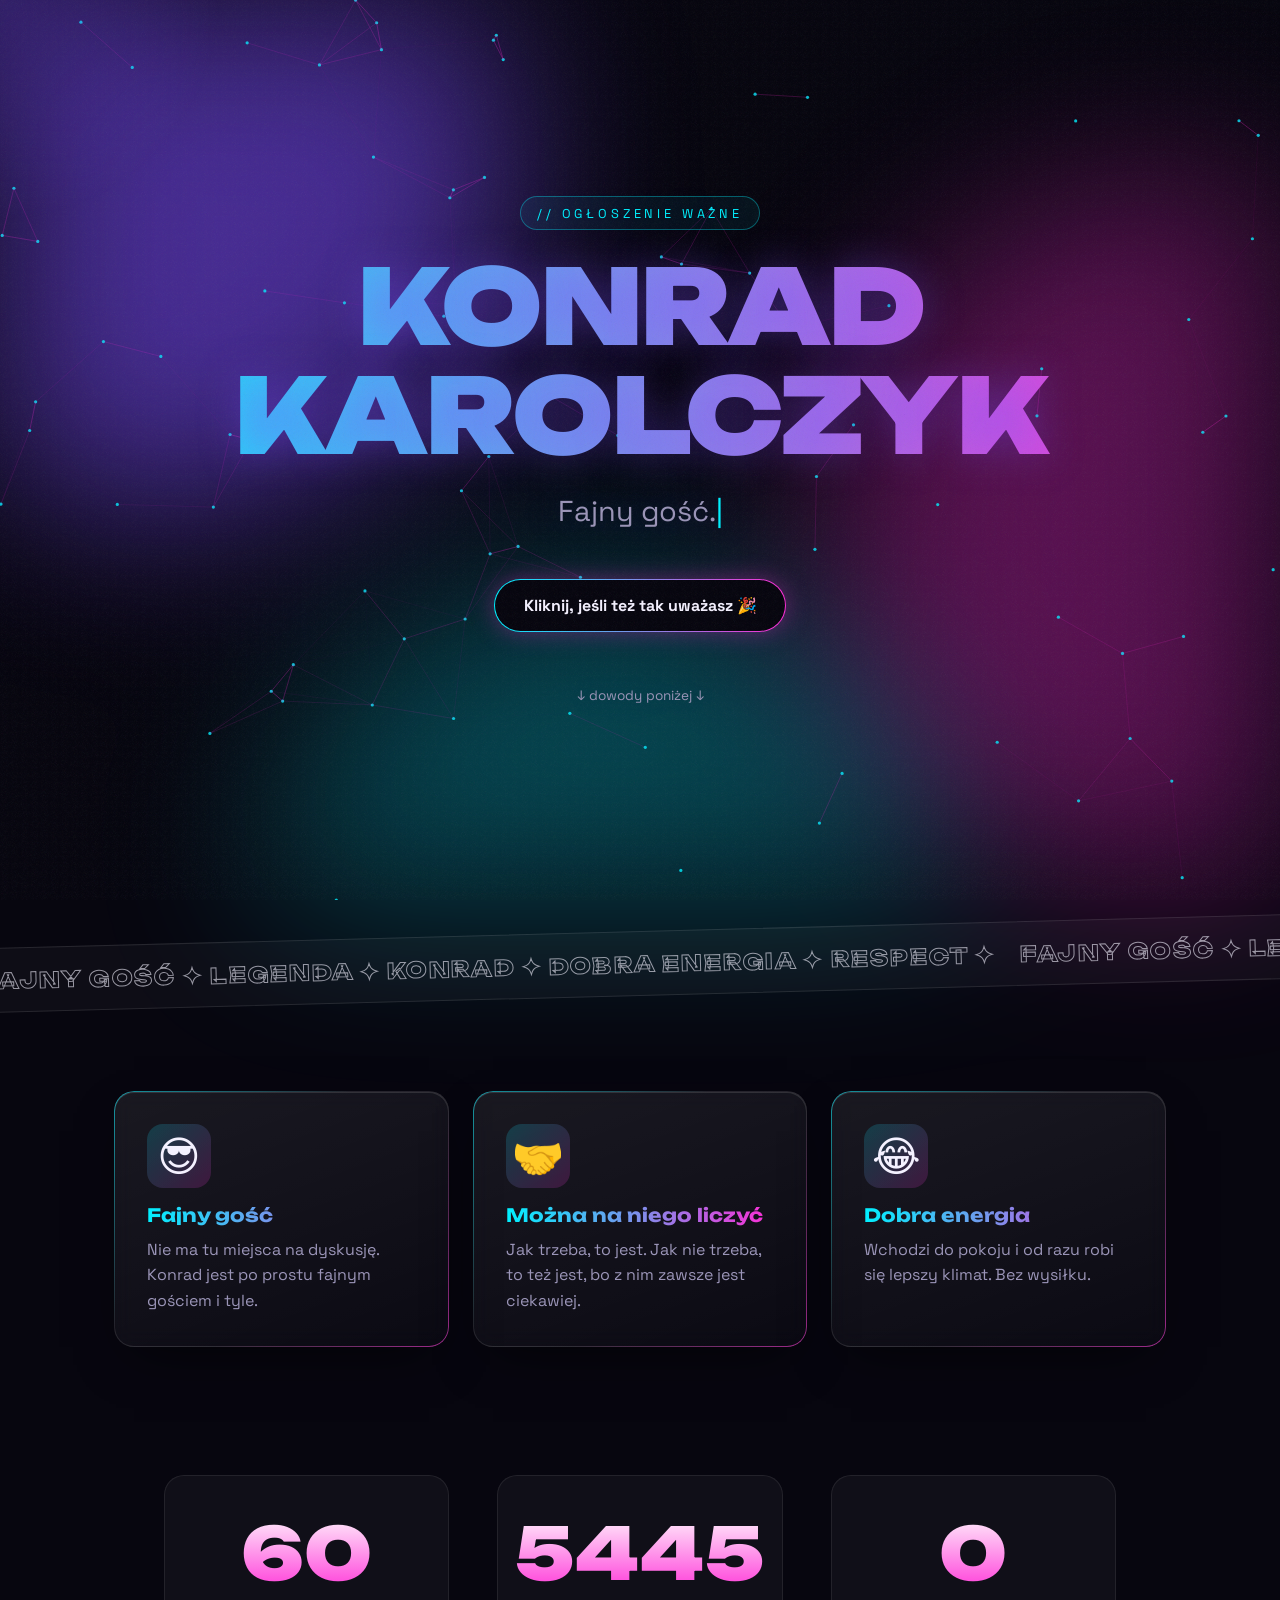
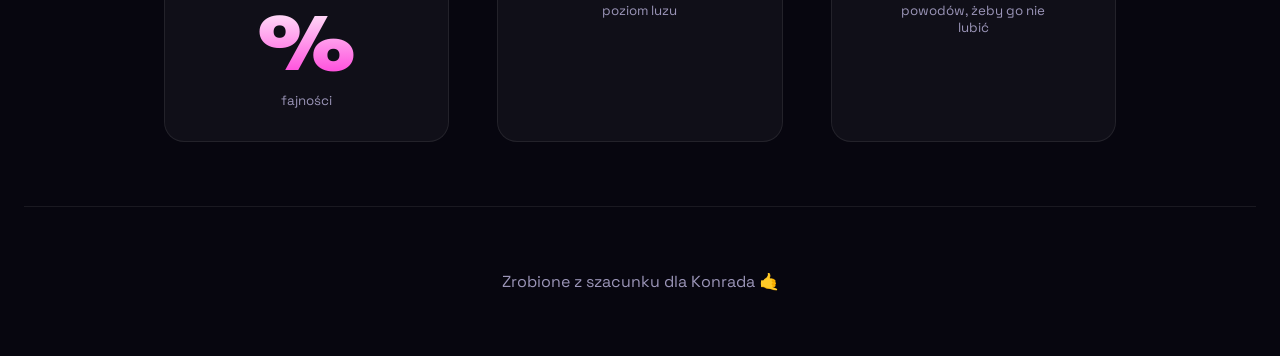
<file: index.html>
<!doctype html>
<html lang="pl">
<head>
<meta charset="utf-8">
<meta name="viewport" content="width=device-width, initial-scale=1">
<title>Konrad Karolczyk — fajny gość</title>
<meta name="description" content="Konrad Karolczyk. Fajny gość. Fakt naukowo niepodważalny.">
<meta name="theme-color" content="#07060f">
<link rel="preconnect" href="https://fonts.googleapis.com">
<link rel="preconnect" href="https://fonts.gstatic.com" crossorigin>
<link href="https://fonts.googleapis.com/css2?family=Space+Grotesk:wght@400;500;700&family=Unbounded:wght@800;900&display=swap" rel="stylesheet">
<link rel="stylesheet" href="style.css">
</head>
<body>
<div class="progress" id="progress"></div>
<div class="aurora" aria-hidden="true"><i></i><i></i><i></i></div>
<canvas id="bg" aria-hidden="true"></canvas>
<div class="glow" id="glow" aria-hidden="true"></div>

<main>
  <section class="hero">
    <p class="kicker">// ogłoszenie ważne</p>
    <h1 class="glitch" data-text="KONRAD KAROLCZYK">KONRAD KAROLCZYK</h1>
    <p class="typed"><span id="typed"></span><span class="caret">|</span></p>
    <button id="party" class="btn">Kliknij, jeśli też tak uważasz 🎉</button>
    <p class="scroll">↓ dowody poniżej ↓</p>
  </section>

  <div class="marquee" aria-hidden="true"><div class="track"><span>FAJNY GOŚĆ ✦ LEGENDA ✦ KONRAD ✦ DOBRA ENERGIA ✦ RESPECT ✦ </span><span>FAJNY GOŚĆ ✦ LEGENDA ✦ KONRAD ✦ DOBRA ENERGIA ✦ RESPECT ✦ </span></div></div>

  <section class="cards">
    <article class="card tilt">
      <div class="icon">😎</div>
      <h2>Fajny gość</h2>
      <p>Nie ma tu miejsca na dyskusję. Konrad jest po prostu fajnym gościem i tyle.</p>
    </article>
    <article class="card tilt">
      <div class="icon">🤝</div>
      <h2>Można na niego liczyć</h2>
      <p>Jak trzeba, to jest. Jak nie trzeba, to też jest, bo z nim zawsze jest ciekawiej.</p>
    </article>
    <article class="card tilt">
      <div class="icon">😂</div>
      <h2>Dobra energia</h2>
      <p>Wchodzi do pokoju i od razu robi się lepszy klimat. Bez wysiłku.</p>
    </article>
  </section>

  <section class="stats">
    <div><span class="num" data-to="100">0</span><b>%</b><small>fajności</small></div>
    <div><span class="num" data-to="9001">0</span><small>poziom luzu</small></div>
    <div><span class="num" data-to="0">0</span><small>powodów, żeby go nie lubić</small></div>
  </section>

  <footer>
    <p>Zrobione z szacunku dla Konrada 🤙</p>
  </footer>
</main>

<script src="script.js"></script>
</body>
</html>
</file>
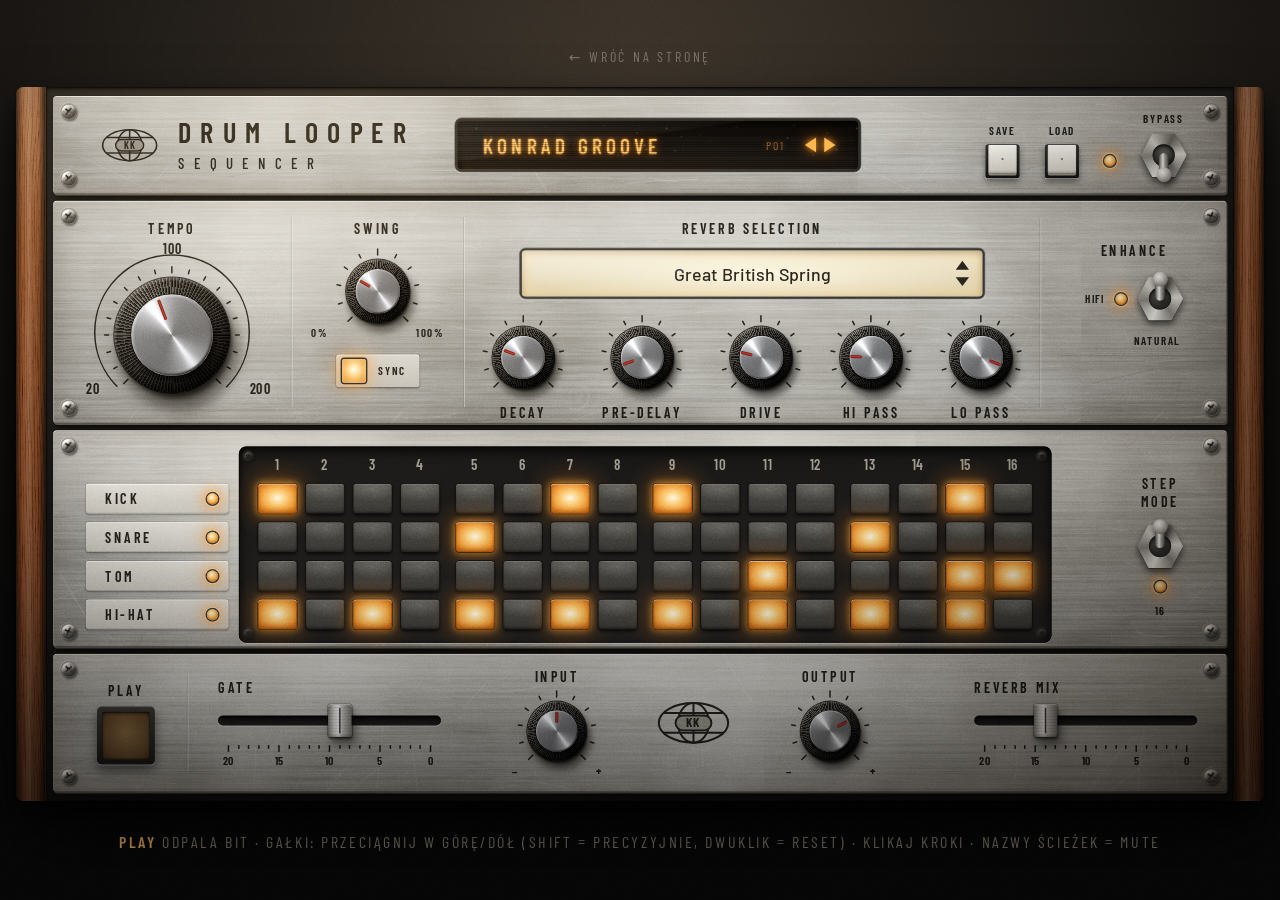
<file: looper/index.html>
<!doctype html>
<html lang="pl">
<head>
<meta charset="utf-8">
<meta name="viewport" content="width=device-width, initial-scale=1">
<title>Drum Looper</title>
<meta name="description" content="Skeuomorficzny drum sequencer w przeglądarce — metal, drewno, lampki, prawdziwy dźwięk.">
<meta name="theme-color" content="#0d0c0b">
<link rel="preconnect" href="https://fonts.googleapis.com">
<link rel="preconnect" href="https://fonts.gstatic.com" crossorigin>
<link href="https://fonts.googleapis.com/css2?family=Barlow+Condensed:wght@500;600;700&family=Barlow:wght@500;600&display=swap" rel="stylesheet">
<style>
:root{
  --ink:#2b2924;
  --engrave:0 0 .6px rgba(0,0,0,.35);
  --grime:linear-gradient(#808080,#808080);
  --woodTex:linear-gradient(#6e3a1c,#5c2f16);
  --capTex:conic-gradient(#eee,#999,#fff,#888,#eee);
  --fine:var(--grain);
  --dust:linear-gradient(transparent,transparent);
  --page:#0d0c0b;
  --amber:#ffb84d;

  /* Brushed metal: noise stretched horizontally → hairline streaks */
  --brush:url("data:image/svg+xml,%3Csvg xmlns='http://www.w3.org/2000/svg' width='900' height='300'%3E%3Cfilter id='f'%3E%3CfeTurbulence type='fractalNoise' baseFrequency='0.0025 0.9' numOctaves='4' seed='11'/%3E%3CfeColorMatrix values='1 0 0 0 0 1 0 0 0 0 1 0 0 0 0 0 0 0 0 .75'/%3E%3C/filter%3E%3Crect width='100%25' height='100%25' filter='url(%23f)'/%3E%3C/svg%3E");
  /* Fine powder grain */
  --grain:url("data:image/svg+xml,%3Csvg xmlns='http://www.w3.org/2000/svg' width='220' height='220'%3E%3Cfilter id='g'%3E%3CfeTurbulence type='fractalNoise' baseFrequency='0.9' numOctaves='2' seed='3' stitchTiles='stitch'/%3E%3CfeColorMatrix values='1 0 0 0 0 1 0 0 0 0 1 0 0 0 0 0 0 0 0 .5'/%3E%3C/filter%3E%3Crect width='100%25' height='100%25' filter='url(%23g)'/%3E%3C/svg%3E");
  /* Wood grain: stretched vertically */
  --wood:url("data:image/svg+xml,%3Csvg xmlns='http://www.w3.org/2000/svg' width='60' height='900'%3E%3Cfilter id='w'%3E%3CfeTurbulence type='fractalNoise' baseFrequency='0.35 0.006' numOctaves='4' seed='8'/%3E%3CfeColorMatrix values='1 0 0 0 0 1 0 0 0 0 1 0 0 0 0 0 0 0 0 .95'/%3E%3C/filter%3E%3Crect width='100%25' height='100%25' filter='url(%23w)'/%3E%3C/svg%3E");
}
@media (prefers-color-scheme: dark){ :root:not([data-theme="light"]){ --page:#0d0c0b; } }
:root[data-theme="dark"]{ --page:#0d0c0b; }

*{box-sizing:border-box;margin:0;padding:0}
html{background:var(--page)}
body{
  min-height:100vh; overflow-x:hidden;
  background:
    radial-gradient(ellipse 70% 55% at 50% 8%, rgba(255,214,160,.10), transparent 70%),
    radial-gradient(ellipse 120% 90% at 50% 0%, #29241f 0%, #13110f 55%, #080707 100%);
  color:#bdb6a8; font-family:"Barlow Condensed",system-ui,sans-serif;
  display:flex; flex-direction:column; align-items:center;
  padding:48px 16px 40px;
}
button{font:inherit;color:inherit;border:0;background:none;cursor:pointer;-webkit-tap-highlight-color:transparent}
button:focus-visible,.knob:focus-visible,.fader:focus-visible,.toggle:focus-visible{outline:2px solid rgba(255,184,77,.8);outline-offset:4px;border-radius:8px}

.hint{margin-top:28px;font-size:16px;letter-spacing:.16em;text-transform:uppercase;color:#7c7568;text-align:center;line-height:1.6}
.hint b{color:#d9a55a;font-weight:600}
.back{margin-bottom:22px;font-size:14px;letter-spacing:.2em;text-transform:uppercase;color:#7c7568;text-decoration:none}
.back:hover{color:#d9a55a}

/* ---------- stage scaling ---------- */
.fit{position:relative}
.stage{position:absolute;left:0;top:0;width:1680px;transform-origin:0 0}

/* ---------- unit / wood / chassis ---------- */
.unit{
  position:relative; display:flex; border-radius:10px;
  box-shadow:0 50px 90px rgba(0,0,0,.75), 0 18px 30px rgba(0,0,0,.55), 0 2px 4px rgba(0,0,0,.6);
}
.cheek{
  width:40px; flex:none;
  background:
    linear-gradient(90deg, rgba(0,0,0,.65), rgba(0,0,0,0) 22%, rgba(255,226,190,.20) 44%, rgba(255,255,255,.06) 54%, rgba(0,0,0,0) 74%, rgba(0,0,0,.75)),
    linear-gradient(180deg, rgba(255,232,200,.16), rgba(0,0,0,0) 22%, rgba(0,0,0,0) 70%, rgba(0,0,0,.35)),
    var(--woodTex);
  background-size:auto, auto, 40px 1024px;
}
.cheek.l{border-radius:10px 0 0 10px}
.cheek.r{border-radius:0 10px 10px 0}
.chassis{
  flex:1; padding:12px 10px; display:flex; flex-direction:column; gap:9px;
  background:linear-gradient(#24221f,#141311);
  box-shadow:inset 0 0 0 1px #0a0908, inset 0 2px 6px rgba(0,0,0,.9);
}

/* ---------- metal plate ---------- */
.plate{
  position:relative; border-radius:5px;
  background:
    var(--grime),
    var(--brush),
    radial-gradient(ellipse 70% 140% at 22% -20%, rgba(255,250,240,.3), rgba(255,255,255,0) 62%),
    linear-gradient(180deg, rgba(255,255,255,.16), rgba(255,255,255,0) 28%, rgba(0,0,0,.14)),
    linear-gradient(100deg, #9f9d97 0%, #c6c4bd 17%, #adaba4 37%, #d0cec7 59%, #b8b6af 79%, #9e9c95 100%);
  background-size:1400px 700px, 1024px 512px, auto, auto, auto;
  background-position:var(--gpos, 0 0), var(--bpos, 0 0), 0 0, 0 0, 0 0;
  background-blend-mode:overlay, overlay, normal, normal, normal;
  box-shadow:
    inset 0 1px 0 rgba(255,253,245,.95), inset 1px 0 0 rgba(255,253,245,.5),
    inset 0 -1px 0 rgba(0,0,0,.42), inset -1px 0 0 rgba(0,0,0,.28),
    inset 0 0 42px rgba(70,56,36,.24),
    1px 2px 0 #59554b,
    4px 10px 18px rgba(0,0,0,.55), 1px 3px 4px rgba(0,0,0,.5);
}
.screw{
  position:absolute; width:20px; height:20px; border-radius:50%;
  background:#8d8a83 center/100% 100% no-repeat;
  box-shadow:
    0 0 0 1.4px rgba(38,32,24,.32),
    -.6px -.6px 0 1.6px rgba(255,252,240,.35),
    1.5px 2.5px 2.5px 1px rgba(0,0,0,.45);
}
.lbl{
  mix-blend-mode:multiply; font-weight:600; font-size:19px; letter-spacing:.2em; color:var(--ink);
  text-shadow:var(--engrave); text-transform:uppercase; white-space:nowrap;
}
.lbl.sm{font-size:15px;letter-spacing:.14em}
.divider{width:2px;align-self:stretch;margin:22px 0;background:linear-gradient(90deg,rgba(0,0,0,.22),rgba(255,255,255,.6))}

/* ---------- header row ---------- */
.head{height:132px;display:flex;align-items:center;padding:0 54px 0 64px;gap:40px}
.brand{display:flex;align-items:center;gap:26px;width:440px}
.brand svg{width:78px;color:var(--ink);filter:drop-shadow(0 1px 0 rgba(255,255,255,.65))}
.title{font-weight:600;font-size:38px;letter-spacing:.32em;color:var(--ink);text-shadow:var(--engrave);line-height:1}
.subt{font-weight:500;font-size:20px;letter-spacing:.62em;color:var(--ink);text-shadow:var(--engrave);margin-top:10px}

.lcd{
  position:relative; width:540px; height:66px; border-radius:6px; overflow:hidden;
  display:flex; align-items:center; padding:0 26px 0 34px;
  background:linear-gradient(180deg,#0a0908,#171512 70%,#1d1a16);
  box-shadow:
    0 0 0 3px #2c2a26, 0 0 0 4px rgba(0,0,0,.55), 0 1px 0 4px rgba(255,255,255,.55),
    inset 0 4px 14px rgba(0,0,0,.95), inset 0 0 30px rgba(255,140,30,.06);
}
.lcd::before{ /* glass reflection */
  content:"";position:absolute;inset:0;pointer-events:none;z-index:2;
  background:var(--dust), linear-gradient(172deg, rgba(255,255,255,.10) 0%, rgba(255,255,255,.03) 38%, rgba(255,255,255,0) 40%);
  background-size:256px 256px, auto;
}
.lcd::after{ /* scanlines */
  content:"";position:absolute;inset:0;pointer-events:none;z-index:2;
  background:repeating-linear-gradient(0deg, rgba(0,0,0,.28) 0 1px, transparent 1px 3px);
}
.lcd-txt{
  flex:1; font-family:"Barlow Condensed"; font-weight:500; font-size:29px; letter-spacing:.2em;
  color:#ffbf5e; text-transform:uppercase; white-space:nowrap; overflow:hidden;
  text-shadow:0 0 3px rgba(255,170,60,.95), 0 0 12px rgba(255,140,30,.55), 0 0 26px rgba(255,120,20,.25);
}
.lcd-sub{font-size:16px;letter-spacing:.18em;color:rgba(255,180,80,.55);margin-right:20px;text-shadow:0 0 8px rgba(255,140,30,.4)}
.arr{width:26px;height:32px;display:grid;place-items:center;position:relative;z-index:3}
.arr::before{
  content:"";border-style:solid;
  filter:drop-shadow(0 0 4px rgba(255,160,40,.9)) drop-shadow(0 0 10px rgba(255,130,20,.5));
}
.arr.l::before{border-width:10px 15px 10px 0;border-color:transparent #ffb84d transparent transparent}
.arr.r::before{border-width:10px 0 10px 15px;border-color:transparent transparent transparent #ffb84d}
.arr:active::before{filter:drop-shadow(0 0 2px #fff) drop-shadow(0 0 14px rgba(255,160,40,1))}

.hbtns{display:flex;align-items:flex-end;gap:34px;margin-left:auto}
.col{display:flex;flex-direction:column;align-items:center;gap:10px}
.sq{
  width:46px;height:46px;border-radius:4px;padding:4px;
  background:linear-gradient(#34322e,#141311);
  box-shadow:0 1px 0 rgba(255,255,255,.6), 0 5px 9px rgba(0,0,0,.45);
}
.sq i{
  display:block;width:100%;height:100%;border-radius:2px;position:relative;
  background:linear-gradient(180deg,#fbfaf6,#e1ded6 55%,#cdc9c0);
  box-shadow:inset 0 1px 0 #fff, inset 0 -2px 2px rgba(0,0,0,.18), 0 3px 0 #8f8b82, 0 4px 3px rgba(0,0,0,.5);
  transform:translateY(-3px); transition:transform .06s, box-shadow .06s;
}
.sq i::after{content:"";position:absolute;left:50%;top:50%;width:3px;height:3px;border-radius:50%;background:#77736a;transform:translate(-50%,-50%)}
.sq:active i,.sq.press i{transform:translateY(0);box-shadow:inset 0 1px 0 #fff, inset 0 -1px 2px rgba(0,0,0,.2), 0 0 0 #8f8b82, 0 1px 1px rgba(0,0,0,.5)}

/* ---------- LED ---------- */
.led{
  width:15px;height:15px;border-radius:50%;flex:none;position:relative;
  background:radial-gradient(circle at 40% 35%, #8a6f45, #4a3a22 60%, #2c2214);
  box-shadow:0 0 0 2px #3b3934, 0 0 0 3px rgba(255,255,255,.45), inset 0 1px 2px rgba(0,0,0,.7);
  transition:background .12s, box-shadow .12s;
}
.led.on{
  background:radial-gradient(circle at 42% 36%, #fffaf0 0%, #ffd889 28%, #f7a43c 62%, #d37216 100%);
  box-shadow:0 0 0 2px #3b3934, 0 0 0 3px rgba(255,255,255,.45),
    0 0 8px 3px rgba(255,175,70,.85), 0 0 22px 8px rgba(255,140,30,.35), inset 0 -1px 2px rgba(150,60,0,.5);
}

/* ---------- bat toggle ---------- */
.toggle{position:relative;width:62px;height:62px;cursor:pointer;touch-action:none}
.toggle .nut{
  position:absolute;inset:0;
  clip-path:polygon(25% 3%,75% 3%,100% 50%,75% 97%,25% 97%,0 50%);
  background:conic-gradient(from 200deg,#f2f2ee,#8d8b85 18%,#dad8d2 34%,#6f6d67 52%,#e8e7e2 68%,#8c8a84 84%,#f2f2ee);
}
.toggle .nutwrap{position:absolute;inset:0;filter:drop-shadow(0 5px 5px rgba(0,0,0,.45)) drop-shadow(0 1px 1px rgba(0,0,0,.5))}
.toggle .well{
  position:absolute;left:50%;top:50%;width:30px;height:30px;border-radius:50%;transform:translate(-50%,-50%);
  background:radial-gradient(circle at 50% 40%, #6c6a65, #2b2a27 70%);
  box-shadow:inset 0 2px 4px rgba(0,0,0,.8), 0 1px 0 rgba(255,255,255,.5);
}
.toggle .lever{
  position:absolute;left:50%;top:50%;width:13px;height:34px;border-radius:7px;
  background:linear-gradient(90deg,#5d5b57,#d9d8d4 30%,#ffffff 42%,#b6b4ae 60%,#4d4b47);
  transform:translate(-50%,-92%); transition:transform .14s cubic-bezier(.5,1.6,.5,1);
  filter:drop-shadow(3px 6px 4px rgba(0,0,0,.55));
}
.toggle .lever::after{
  content:"";position:absolute;left:50%;top:-5px;width:20px;height:20px;border-radius:50%;transform:translateX(-50%);
  background:radial-gradient(circle at 38% 32%, #fff 0%, #dcdbd6 28%, #8e8c86 70%, #55534e 100%);
}
.toggle.down .lever{transform:translate(-50%,-8%)}
.toggle.down .lever::after{top:auto;bottom:-5px}

/* ---------- knobs ----------
   Layer order mimics a render: static shadow/AO -> rotating geometry -> static light.
   Only .rot layers turn, so shadows and highlights stay put like real light. */
.knob{position:relative;width:var(--s);height:var(--s);touch-action:none;cursor:grab;--rot:0deg}
.knob.grab{cursor:grabbing}
.knob .ao{
  position:absolute;inset:-20%;border-radius:50%;pointer-events:none;
  background:radial-gradient(circle closest-side at 54% 58%, rgba(28,22,14,.5) 66%, rgba(28,22,14,.16) 80%, rgba(28,22,14,0) 100%);
}
.knob .ticks{position:absolute;inset:0;pointer-events:none}
.knob .ticks i{
  position:absolute;left:50%;top:50%;width:2px;height:7px;border-radius:1px;background:var(--ink);mix-blend-mode:multiply;
  transform:translate(-50%,-50%) rotate(var(--a)) translateY(calc(var(--s) / -2 - 10px));
}
.knob .ticks i.major{height:10px;width:2.4px}
.knob .base{
  position:absolute;inset:0;border-radius:50%;background:#141312;
  box-shadow:
    calc(var(--s) * .06) calc(var(--s) * .13) calc(var(--s) * .16) rgba(0,0,0,.5),
    calc(var(--s) * .02) calc(var(--s) * .04) calc(var(--s) * .04) rgba(0,0,0,.55),
    0 0 0 1px rgba(0,0,0,.75);
}
.knob .rot{position:absolute;inset:0;border-radius:50%;transform:rotate(var(--rot))}
.knob .knurl{background:repeating-conic-gradient(#46433e 0 1.4deg, #1d1c1a 1.4deg 3deg, #0c0b0a 3deg 3.6deg)}
.knob .light{
  position:absolute;inset:0;border-radius:50%;pointer-events:none;mix-blend-mode:overlay;
  background:conic-gradient(from 325deg,
    rgba(255,255,255,.75), rgba(255,255,255,.15) 50deg, rgba(0,0,0,.45) 120deg,
    rgba(0,0,0,.75) 180deg, rgba(0,0,0,.45) 240deg, rgba(255,255,255,.15) 300deg, rgba(255,255,255,.75));
}
.knob .rim{
  position:absolute;inset:0;border-radius:50%;pointer-events:none;
  box-shadow:
    inset calc(var(--s) * .015) calc(var(--s) * .025) calc(var(--s) * .02) rgba(255,250,240,.22),
    inset calc(var(--s) * -.03) calc(var(--s) * -.045) calc(var(--s) * .06) rgba(0,0,0,.65);
}
.knob .cap{
  position:absolute;inset:15%;border-radius:50%;
  background:var(--capTex) center/100% 100% no-repeat, #d6d6d2;
  box-shadow:
    calc(var(--s) * .03) calc(var(--s) * .055) calc(var(--s) * .06) rgba(0,0,0,.6),
    0 0 0 1px rgba(0,0,0,.6);
}
.knob .ptr i{
  position:absolute;left:50%;top:17%;width:4px;height:19%;border-radius:2px;transform:translateX(-50%);
  background:linear-gradient(90deg,#6e110b,#c4372a 50%,#82170f);
  box-shadow:inset 0 0 0 .5px rgba(0,0,0,.35);
}
.kn{display:flex;flex-direction:column;align-items:center}

/* ---------- FX row ---------- */
.fx{height:300px;display:flex;align-items:stretch}
.sec{display:flex;flex-direction:column;align-items:center;padding-top:26px;position:relative}
.tempo{width:320px}
.tempo .dial{position:relative;width:260px;height:236px;margin-top:6px;display:grid;place-items:center}
.tempo .dial svg{position:absolute;inset:0;overflow:visible}
.tempo .num{position:absolute;font-weight:600;font-size:19px;color:var(--ink);text-shadow:var(--engrave);letter-spacing:.06em}
.swing{width:230px}
.swing .row{display:flex;justify-content:space-between;width:180px;margin-top:4px}
.sync{
  margin-top:20px;display:flex;align-items:center;gap:16px;padding:6px 18px 6px 8px;border-radius:4px;
  background:linear-gradient(#d9d6ce,#c4c0b7);
  box-shadow:inset 0 1px 0 rgba(255,255,255,.9), 0 0 0 1px rgba(0,0,0,.25), 0 2px 3px rgba(0,0,0,.25);
}
.sync .lamp{
  width:32px;height:32px;border-radius:3px;
  background:radial-gradient(circle at 50% 45%, #8a6a40, #5e4426 70%, #3f2c17);
  box-shadow:inset 0 2px 3px rgba(0,0,0,.6), 0 0 0 2px #2c2a26;
  transition:background .12s, box-shadow .12s;
}
.sync.on .lamp{
  background:radial-gradient(circle at 50% 45%, #fffdf2 0%, #ffe0a0 28%, #f6b04f 62%, #d27f22 100%);
  box-shadow:inset 0 0 6px rgba(255,255,255,.5), 0 0 0 2px #2c2a26, 0 0 14px 3px rgba(255,170,70,.65), 0 0 34px 8px rgba(255,140,30,.25);
}
.reverb{flex:1}
.rdisp{
  margin-top:18px;width:620px;height:62px;border-radius:5px;position:relative;
  display:flex;align-items:center;justify-content:center;
  background:
    radial-gradient(ellipse 70% 120% at 50% 50%, rgba(255,250,230,.9), rgba(255,250,230,0) 70%),
    linear-gradient(#f2e9d0,#ddd0ae);
  box-shadow:0 0 0 3px #3a3833, 0 0 0 4px rgba(0,0,0,.4), 0 1px 0 4px rgba(255,255,255,.5),
    inset 0 3px 8px rgba(80,55,10,.35), inset 0 0 26px rgba(255,214,140,.55);
  font-family:"Barlow";font-weight:500;font-size:24px;color:#2a251c;letter-spacing:.01em;
}
.rdisp::after{content:"";position:absolute;inset:0;border-radius:inherit;pointer-events:none;
  background:linear-gradient(175deg,rgba(255,255,255,.35),rgba(255,255,255,0) 45%)}
.rdisp .ud{position:absolute;right:16px;top:50%;transform:translateY(-50%);display:flex;flex-direction:column;gap:6px;z-index:1}
.rdisp .ud button{width:22px;height:16px;display:grid;place-items:center}
.rdisp .ud button::before{content:"";border-style:solid;border-color:transparent}
.rdisp .ud .up::before{border-width:0 9px 12px;border-bottom-color:#2a251c}
.rdisp .ud .dn::before{border-width:12px 9px 0;border-top-color:#2a251c}
.knobs5{display:flex;gap:64px;margin-top:40px}
.knobs5 .kn .lbl{margin-top:20px}
.enh{width:250px}
.enh .r{display:flex;align-items:center;gap:14px;margin-top:22px}

/* ---------- sequencer row ---------- */
.seq{height:292px;display:flex;align-items:flex-start;padding:22px 0 0}
.tracks{width:250px;padding:50px 0 0 44px;display:flex;flex-direction:column;gap:12px}
.trk{
  width:192px;height:40px;display:flex;align-items:center;justify-content:space-between;padding:0 14px 0 26px;border-radius:4px;
  background:linear-gradient(#e0ddd5,#cbc7be);
  box-shadow:inset 0 1px 0 rgba(255,255,255,.95), inset 0 -1px 0 rgba(0,0,0,.18), 0 0 0 1px rgba(0,0,0,.16), 0 2px 3px rgba(0,0,0,.28);
  transition:transform .05s;
}
.trk:active{transform:translateY(1px)}
.trk.muted .lbl{opacity:.45}
.wellbox{
  border-radius:10px;padding:12px 26px 18px;
  background:linear-gradient(#191817,#23211f);
  box-shadow:inset 0 5px 16px rgba(0,0,0,.95), inset 0 0 0 1px rgba(0,0,0,.9), 0 1px 0 rgba(255,255,255,.75), 0 -1px 0 rgba(0,0,0,.2);
  position:relative;
}
.wellbox .screw{width:12px;height:12px;opacity:.6;filter:brightness(.45)}
.grid{display:grid;grid-template-columns:repeat(16,52px);column-gap:12px;row-gap:12px}
.grid{padding-right:30px}
.grid .g1{position:relative;left:10px}.grid .g2{position:relative;left:20px}.grid .g3{position:relative;left:30px}
.num{
  text-align:center;font-weight:600;font-size:20px;color:#a39d91;height:26px;letter-spacing:.04em;
  transition:color .08s,text-shadow .08s;
}
.num.now{color:#ffc56a;text-shadow:0 0 6px rgba(255,170,60,.9),0 0 16px rgba(255,140,30,.5)}
.pad{
  width:52px;height:40px;border-radius:5px;position:relative;
  background:
    radial-gradient(ellipse 80% 60% at 50% 18%, rgba(255,255,255,.12), rgba(255,255,255,0) 70%),
    linear-gradient(180deg,#5c5a55 0%,#46443f 50%,#393734 100%);
  box-shadow:inset 0 1px 0 rgba(255,255,255,.2), inset 0 -2px 3px rgba(0,0,0,.45), 0 0 0 1px #0f0e0d, 0 3px 4px rgba(0,0,0,.7);
  transition:background .1s, box-shadow .18s, filter .1s;
}
.pad:active{transform:translateY(1px)}
.pad.dim{opacity:.35}
.pad.now:not(.on){
  background:
    radial-gradient(ellipse 80% 60% at 50% 18%, rgba(255,255,255,.2), rgba(255,255,255,0) 70%),
    linear-gradient(180deg,#7a766e,#5f5c56 50%,#4e4b46);
}
.pad.on{
  background:
    radial-gradient(ellipse 62% 60% at 50% 48%, #fffaea 0%, #ffd98c 30%, #f7a843 66%, #d7781a 100%);
  box-shadow:
    inset 0 1px 0 rgba(255,255,255,.75), inset 0 -3px 6px rgba(150,60,0,.55), inset 0 0 0 1px rgba(120,50,0,.4),
    0 0 0 1px #2e1a06, 0 0 10px 2px rgba(255,170,60,.7), 0 0 30px 8px rgba(255,140,30,.3), 0 3px 4px rgba(0,0,0,.5);
}
.pad.on.now{
  filter:brightness(1.18) saturate(1.1);
  box-shadow:
    inset 0 1px 0 rgba(255,255,255,.9), inset 0 -3px 6px rgba(150,60,0,.4),
    0 0 0 1px #2e1a06, 0 0 14px 4px rgba(255,190,90,.9), 0 0 46px 14px rgba(255,150,40,.45), 0 3px 4px rgba(0,0,0,.5);
}
.stepm{width:180px;margin-left:auto;display:flex;flex-direction:column;align-items:center;gap:16px;padding-top:38px}
.stepm .lbl{text-align:center;line-height:1.3}

/* ---------- bottom row ---------- */
.bot{height:186px;display:flex;align-items:center;padding:0 40px 0 50px}
.big{
  width:78px;height:78px;border-radius:6px;padding:7px;
  background:linear-gradient(#3d3b37,#181715);
  box-shadow:0 1px 0 rgba(255,255,255,.65), 0 8px 14px rgba(0,0,0,.5), inset 0 1px 0 rgba(255,255,255,.15);
}
.big .lens{
  display:block;width:100%;height:100%;border-radius:3px;
  background:radial-gradient(circle at 50% 45%, #8a6a40, #5e4426 70%, #3f2c17);
  box-shadow:inset 0 2px 4px rgba(0,0,0,.65), inset 0 0 0 1px rgba(0,0,0,.5);
  transition:background .1s, box-shadow .1s, filter .1s;
}
.big.on .lens{
  background:radial-gradient(circle at 50% 45%, #fffdf3 0%, #ffe4a6 24%, #f8b95b 60%, #d58526 100%);
  box-shadow:inset 0 0 10px rgba(255,255,255,.55), inset 0 -3px 6px rgba(150,70,0,.4),
    0 0 18px 5px rgba(255,170,70,.7), 0 0 60px 16px rgba(255,150,40,.28);
}
.big.on.beat .lens{filter:brightness(1.12)}
.fadersec{display:flex;flex-direction:column;align-items:flex-start;gap:10px}
.fader{position:relative;width:300px;height:46px;touch-action:none;cursor:pointer}
.fader .trk2{
  position:absolute;left:0;right:0;top:50%;height:13px;transform:translateY(-50%);border-radius:7px;
  background:linear-gradient(#0d0c0b,#22201e);
  box-shadow:inset 0 2px 4px rgba(0,0,0,.95), 0 1px 0 rgba(255,255,255,.7), 0 -1px 0 rgba(0,0,0,.25);
}
.fader .fcap{
  position:absolute;top:50%;width:32px;height:44px;border-radius:3px;transform:translate(-50%,-50%);
  background:
    repeating-linear-gradient(0deg, rgba(0,0,0,0) 0 3px, rgba(0,0,0,.07) 3px 4px),
    linear-gradient(90deg,#86847f,#e2e1dc 26%,#ffffff 42%,#cfcdc8 58%,#76746f);
  box-shadow:5px 10px 13px rgba(0,0,0,.45), 1px 3px 3px rgba(0,0,0,.5), inset 0 1px 0 #fff, inset 0 -2px 2px rgba(0,0,0,.25), 0 0 0 1px rgba(0,0,0,.35);
}
.fader .fcap::after{content:"";position:absolute;left:50%;top:5px;bottom:5px;width:2px;transform:translateX(-50%);background:#3a3833;box-shadow:1px 0 0 rgba(255,255,255,.6)}
.scale{position:relative;width:300px;height:30px}
.scale i{position:absolute;top:0;width:2px;height:8px;background:var(--ink);box-shadow:1px 1px 0 rgba(255,255,255,.5);transform:translateX(-50%)}
.scale span{position:absolute;top:11px;transform:translateX(-50%);font-weight:600;font-size:16px;color:var(--ink);text-shadow:var(--engrave)}
.emblem{width:100px;color:var(--ink);filter:drop-shadow(0 1px 0 rgba(255,255,255,.65))}
.pm{display:flex;justify-content:space-between;width:120px;font-weight:700;font-size:16px;color:var(--ink);margin-top:4px;text-shadow:var(--engrave)}
/* ---------- realism layers ---------- */
.title,.subt,.brand svg,.emblem,.tempo .num,.tempo .dial svg,.scale span,.scale i,.pm{mix-blend-mode:multiply}
.pad::after,.trk::after{
  content:"";position:absolute;inset:0;border-radius:inherit;pointer-events:none;
  background:var(--fine);background-size:128px 128px;mix-blend-mode:overlay;opacity:.45;
}
.trk{position:relative}
.grade{position:absolute;inset:0;border-radius:10px;pointer-events:none;z-index:5}
.grade.key{
  mix-blend-mode:soft-light;
  background:radial-gradient(ellipse 60% 75% at 24% 6%, rgba(255,226,186,.55), rgba(255,226,186,0) 72%);
}
.grade.vig{
  mix-blend-mode:multiply;
  background:
    radial-gradient(ellipse 80% 95% at 38% 28%, rgba(255,255,255,0) 48%, rgba(44,34,24,.6) 100%),
    linear-gradient(180deg, rgba(255,255,255,0) 55%, rgba(70,82,98,.28) 100%);
}
body::after{
  content:"";position:fixed;inset:0;pointer-events:none;z-index:100;
  background:var(--fine);background-size:256px 256px;mix-blend-mode:overlay;opacity:.09;
}
</style>
</head>
<body>

<a class="back" href="../">← wróć na stronę</a>

<div class="fit" id="fit">
<div class="stage" id="stage">
<div class="unit">
  <div class="cheek l"></div>
  <div class="chassis">

    <!-- HEADER -->
    <div class="plate head">
      <div class="brand">
        <svg viewBox="0 0 120 72" aria-hidden="true">
          <g fill="none" stroke="currentColor" stroke-width="3.2">
            <ellipse cx="60" cy="36" rx="56" ry="32"/>
            <ellipse cx="60" cy="36" rx="25" ry="32"/>
            <path d="M12 20h96M12 52h96M60 4v64"/>
          </g>
          <rect x="31" y="24" width="58" height="24" rx="12" fill="#cfcbc3" stroke="currentColor" stroke-width="3"/>
          <text x="60" y="43" text-anchor="middle" font-family="Barlow Condensed" font-weight="700" font-size="21" letter-spacing="2" fill="currentColor">KK</text>
        </svg>
        <div>
          <div class="title">DRUM LOOPER</div>
          <div class="subt">SEQUENCER</div>
        </div>
      </div>

      <div class="lcd" role="status" aria-live="polite">
        <div class="lcd-txt" id="lcd">KONRAD GROOVE</div>
        <div class="lcd-sub" id="lcdSub">P01</div>
        <button class="arr l" id="prev" aria-label="Poprzedni preset"></button>
        <button class="arr r" id="next" aria-label="Następny preset"></button>
      </div>

      <div class="hbtns">
        <div class="col"><span class="lbl sm">SAVE</span><button class="sq" id="save" aria-label="Zapisz"><i></i></button></div>
        <div class="col"><span class="lbl sm">LOAD</span><button class="sq" id="load" aria-label="Wczytaj"><i></i></button></div>
        <div class="col" style="padding-bottom:16px"><span class="led on" id="fxLed"></span></div>
        <div class="col"><span class="lbl sm">BYPASS</span><div class="toggle down" id="bypass" tabindex="0" role="switch" aria-label="Bypass" aria-checked="false"></div></div>
      </div>
    </div>

    <!-- FX -->
    <div class="plate fx">
      <div class="sec tempo">
        <span class="lbl">TEMPO</span>
        <div class="dial">
          <svg viewBox="0 0 260 236" aria-hidden="true">
            <circle cx="130" cy="122" r="104" fill="none" stroke="#2b2924" stroke-width="2"
              stroke-dasharray="490.1 1000" transform="rotate(135 130 122)"/>
          </svg>
          <span class="num" style="left:118px;top:-2px">100</span>
          <span class="num" style="left:14px;top:186px">20</span>
          <span class="num" style="right:-4px;top:186px">200</span>
          <div class="knob" data-p="tempo" data-ticks="19" style="--s:156px;margin-top:16px"></div>
        </div>
      </div>
      <div class="divider"></div>
      <div class="sec swing">
        <span class="lbl">SWING</span>
        <div class="knob" data-p="swing" style="--s:86px;margin-top:30px"></div>
        <div class="row"><span class="lbl sm">0%</span><span class="lbl sm">100%</span></div>
        <button class="sync on" id="sync" aria-pressed="true"><span class="lamp"></span><span class="lbl sm">SYNC</span></button>
      </div>
      <div class="divider"></div>
      <div class="sec reverb">
        <span class="lbl">REVERB SELECTION</span>
        <div class="rdisp">
          <span id="rname">Great British Spring</span>
          <div class="ud"><button class="up" id="rup" aria-label="Poprzedni pogłos"></button><button class="dn" id="rdn" aria-label="Następny pogłos"></button></div>
        </div>
        <div class="knobs5">
          <div class="kn"><div class="knob" data-p="decay" style="--s:84px"></div><span class="lbl">DECAY</span></div>
          <div class="kn"><div class="knob" data-p="predelay" style="--s:84px"></div><span class="lbl">PRE-DELAY</span></div>
          <div class="kn"><div class="knob" data-p="drive" style="--s:84px"></div><span class="lbl">DRIVE</span></div>
          <div class="kn"><div class="knob" data-p="hipass" style="--s:84px"></div><span class="lbl">HI PASS</span></div>
          <div class="kn"><div class="knob" data-p="lopass" style="--s:84px"></div><span class="lbl">LO PASS</span></div>
        </div>
      </div>
      <div class="divider"></div>
      <div class="sec enh">
        <span class="lbl" style="margin-top:30px">ENHANCE</span>
        <div class="r"><span class="lbl sm">HIFI</span><span class="led on" id="hifiLed"></span><div class="toggle" id="enhance" tabindex="0" role="switch" aria-label="Enhance HIFI" aria-checked="true"></div></div>
        <span class="lbl sm" style="margin-top:16px;margin-left:62px">NATURAL</span>
      </div>
    </div>

    <!-- SEQUENCER -->
    <div class="plate seq">
      <div class="tracks" id="tracks"></div>
      <div class="wellbox">
        <div class="grid" id="grid"></div>
      </div>
      <div class="stepm">
        <span class="lbl">STEP<br>MODE</span>
        <div class="toggle" id="stepmode" tabindex="0" role="switch" aria-label="Tryb 16 / 8 kroków" aria-checked="true"></div>
        <span class="led on" id="stepLed"></span>
        <span class="lbl sm" id="stepTxt">16</span>
      </div>
    </div>

    <!-- BOTTOM -->
    <div class="plate bot">
      <div class="col" style="width:96px">
        <span class="lbl" id="playLbl">PLAY</span>
        <button class="big" id="play" aria-label="Start / stop"><span class="lens"></span></button>
      </div>
      <div class="divider" style="margin:28px 40px 28px 34px"></div>
      <div class="fadersec">
        <span class="lbl">GATE</span>
        <div class="fader" data-p="gate" tabindex="0"></div>
        <div class="scale"></div>
      </div>
      <div class="kn" style="margin-left:96px">
        <span class="lbl" style="margin-bottom:22px">INPUT</span>
        <div class="knob" data-p="input" style="--s:80px"></div>
        <div class="pm"><span>−</span><span>+</span></div>
      </div>
      <svg class="emblem" style="margin:0 74px" viewBox="0 0 120 72" aria-hidden="true">
        <g fill="none" stroke="currentColor" stroke-width="3.2">
          <ellipse cx="60" cy="36" rx="56" ry="32"/><ellipse cx="60" cy="36" rx="25" ry="32"/>
          <path d="M12 20h96M12 52h96M60 4v64"/>
        </g>
        <rect x="31" y="24" width="58" height="24" rx="12" fill="#cfcbc3" stroke="currentColor" stroke-width="3"/>
        <text x="60" y="43" text-anchor="middle" font-family="Barlow Condensed" font-weight="700" font-size="21" letter-spacing="2" fill="currentColor">KK</text>
      </svg>
      <div class="kn">
        <span class="lbl" style="margin-bottom:22px">OUTPUT</span>
        <div class="knob" data-p="output" style="--s:80px"></div>
        <div class="pm"><span>−</span><span>+</span></div>
      </div>
      <div class="fadersec" style="margin-left:auto">
        <span class="lbl">REVERB MIX</span>
        <div class="fader" data-p="mix" tabindex="0"></div>
        <div class="scale"></div>
      </div>
    </div>

  </div>
  <div class="cheek r"></div>
  <div class="grade key"></div>
  <div class="grade vig"></div>
</div>
</div>
</div>

<p class="hint"><b>PLAY</b> odpala bit · gałki: przeciągnij w górę/dół (shift = precyzyjnie, dwuklik = reset) · klikaj kroki · nazwy ścieżek = mute</p>

<script>
(() => {
"use strict";
const $ = s => document.querySelector(s);
const clamp = (v, a, b) => Math.min(b, Math.max(a, v));
let ctx, A = {}, noiseBuf, irTimer, ready = false;

/* ---------------- procedural textures (canvas) ----------------
   Generated once at load. Everything shares one light: up-left, slightly in front. */
const TEX = (() => {
  const mk = (w, h) => { const c = document.createElement("canvas"); c.width = w; c.height = h; return [c, c.getContext("2d")]; };
  let sd = 20261006;
  const rnd = () => (sd = (Math.imul(sd, 1664525) + 1013904223) >>> 0) / 4294967296;
  const hash = (x, y) => { let h = Math.imul(x | 0, 374761393) + Math.imul(y | 0, 668265263) | 0; h = Math.imul(h ^ (h >>> 13), 1274126177); return ((h ^ (h >>> 16)) >>> 0) / 4294967296; };
  const sm = t => t * t * (3 - 2 * t);
  const noise = (x, y, px = 1 << 30, py = 1 << 30) => {
    const xi = Math.floor(x), yi = Math.floor(y), fx = sm(x - xi), fy = sm(y - yi);
    const X0 = ((xi % px) + px) % px, X1 = (X0 + 1) % px, Y0 = ((yi % py) + py) % py, Y1 = (Y0 + 1) % py;
    const a = hash(X0, Y0), b = hash(X1, Y0), c = hash(X0, Y1), d = hash(X1, Y1);
    return a + (b - a) * fx + (c - a) * fy + (a - b - c + d) * fx * fy;
  };
  const fbm = (x, y, o = 4) => { let s = 0, a = .5, n = 0; for (let i = 0; i < o; i++) { s += a * noise(x, y); n += a; x *= 2.03; y *= 2.03; a *= .5; } return s / n; };
  const clamp01 = v => v < 0 ? 0 : v > 1 ? 1 : v;
  const nrm = (x, y, z) => { const l = Math.hypot(x, y, z); return [x / l, y / l, z / l]; };
  const L = nrm(-.45, -.62, .64), Hv = nrm(L[0], L[1], L[2] + 1);

  /* Brushed aluminium: per-row hairlines that vary slowly along x, tileable horizontally. */
  function brushed(){
    const W = 1024, H = 512, [c, x] = mk(W, H), im = x.createImageData(W, H), d = im.data;
    for (let y = 0; y < H; y++) {
      const band = (hash(y, 91) - .5) * 9 + (noise(3.3, y / 37) - .5) * 14;
      for (let i = 0; i < W; i++) {
        const u = i / W;
        const v = 128 + band
          + (noise(u * 5, y * .7, 5) - .5) * 30
          + (noise(u * 46, y * .7 + 17, 46) - .5) * 14
          + (rnd() - .5) * 9;
        const k = (y * W + i) * 4; d[k] = d[k + 1] = d[k + 2] = v; d[k + 3] = 255;
      }
    }
    x.putImageData(im, 0, 0);
    for (let n = 0; n < 480; n++) {           // wear scratches catching the light
      const x0 = rnd() * W, y0 = rnd() * H, len = 3 + Math.pow(rnd(), 2.6) * 160;
      const a = rnd() < .55 ? (rnd() - .5) * .35 : rnd() * Math.PI;
      x.strokeStyle = rnd() < .72 ? `rgba(255,255,255,${.05 + rnd() * .18})` : `rgba(0,0,0,${.05 + rnd() * .14})`;
      x.lineWidth = .45 + rnd() * .75;
      x.beginPath(); x.moveTo(x0, y0);
      x.quadraticCurveTo(x0 + Math.cos(a) * len / 2 + (rnd() - .5) * 8, y0 + Math.sin(a) * len / 2 + (rnd() - .5) * 8, x0 + Math.cos(a) * len, y0 + Math.sin(a) * len);
      x.stroke();
    }
    return c.toDataURL("image/jpeg", .9);
  }

  /* Grime: low-frequency blotches, oily fingerprints, wipe smears. Neutral grey = no change under overlay. */
  function grime(){
    const W = 1400, H = 700, [c, x] = mk(W, H), [s, sx] = mk(175, 88), im = sx.createImageData(175, 88), d = im.data;
    for (let y = 0; y < 88; y++) for (let i = 0; i < 175; i++) {
      const v = 128 + (fbm(i / 26, y / 26, 5) - .5) * 64 + (fbm(i / 7 + 40, y / 7, 3) - .5) * 26;
      const k = (y * 175 + i) * 4; d[k] = d[k + 1] = d[k + 2] = v; d[k + 3] = 255;
    }
    sx.putImageData(im, 0, 0);
    x.imageSmoothingQuality = "high"; x.drawImage(s, 0, 0, W, H);
    for (let f = 0; f < 6; f++) {
      const cx = 90 + rnd() * (W - 180), cy = 70 + rnd() * (H - 140), sc = .8 + rnd() * .5;
      x.save(); x.translate(cx, cy); x.rotate(rnd() * Math.PI);
      for (let k = 2; k < 24; k++) {
        x.strokeStyle = rnd() < .6 ? `rgba(70,64,54,${.05 + rnd() * .06})` : `rgba(230,226,216,${.04 + rnd() * .05})`;
        x.lineWidth = 1.1; x.setLineDash([2 + rnd() * 16, 1 + rnd() * 6]);
        x.beginPath(); x.ellipse((rnd() - .5) * 1.5, k * .25, k * 1.2 * sc, k * 1.55 * sc, 0, 0, Math.PI * 2); x.stroke();
      }
      x.restore();
    }
    for (let k = 0; k < 14; k++) {
      const g = x.createLinearGradient(0, 0, 160, 0), a = .03 + rnd() * .04;
      g.addColorStop(0, "rgba(0,0,0,0)"); g.addColorStop(.5, `rgba(${rnd() < .5 ? "40,36,30" : "255,250,240"},${a})`); g.addColorStop(1, "rgba(0,0,0,0)");
      x.save(); x.translate(rnd() * W, rnd() * H); x.rotate((rnd() - .5) * .8); x.fillStyle = g; x.fillRect(0, -8 - rnd() * 14, 160 + rnd() * 200, 16 + rnd() * 24); x.restore();
    }
    return c.toDataURL("image/jpeg", .88);
  }

  function fine(){
    const S = 256, [c, x] = mk(S, S), im = x.createImageData(S, S), d = im.data;
    for (let k = 0; k < d.length; k += 4) { const v = 128 + (rnd() + rnd() - 1) * 70; d[k] = d[k + 1] = d[k + 2] = v; d[k + 3] = 255; }
    x.putImageData(im, 0, 0); return c.toDataURL("image/png");
  }

  function dust(){
    const S = 256, [c, x] = mk(S, S);
    for (let n = 0; n < 90; n++) { x.fillStyle = `rgba(255,240,220,${.05 + rnd() * .2})`; x.beginPath(); x.arc(rnd() * S, rnd() * S, .3 + rnd() * 1.1, 0, 7); x.fill(); }
    for (let n = 0; n < 3; n++) {
      x.strokeStyle = `rgba(255,240,220,${.05 + rnd() * .06})`; x.lineWidth = .6;
      const x0 = rnd() * S, y0 = rnd() * S; x.beginPath(); x.moveTo(x0, y0);
      x.bezierCurveTo(x0 + rnd() * 30, y0 + rnd() * 20, x0 + rnd() * 40, y0 - rnd() * 20, x0 + 20 + rnd() * 40, y0 + rnd() * 20); x.stroke();
    }
    return c.toDataURL("image/png");
  }

  /* Lacquered teak: warped growth lines, fibres, pores, slow colour drift. */
  function wood(){
    const W = 80, H = 1024, [c, x] = mk(W, H), im = x.createImageData(W, H), d = im.data;
    for (let y = 0; y < H; y++) for (let i = 0; i < W; i++) {
      const w = (fbm(i / 30, y / 260, 3) - .5) * 30 + Math.sin(y / 380 + 1.3) * 7;
      const ring = Math.pow(.5 + .5 * Math.sin((i + w) / 7.5 * Math.PI * 2), 6);
      const fib = noise(i * .7, y / 55), fib2 = noise(i * 1.6 + 9, y / 18);
      const pore = noise(i * 1.3 + 3, y / 9) > .84 ? 1 : 0;
      const col = fbm(i / 60 + 7, y / 420, 2);
      const t = clamp01(.36 * ring + .2 * fib + .1 * fib2 + .2 * pore + .45 * (col - .5) + .2);
      const k = (y * W + i) * 4;
      d[k] = 178 - 112 * t; d[k + 1] = 100 - 70 * t; d[k + 2] = 52 - 39 * t; d[k + 3] = 255;
    }
    x.putImageData(im, 0, 0); return c.toDataURL("image/jpeg", .9);
  }

  /* Pan-head Phillips screw: heightfield -> normals -> Blinn-Phong + fake sky/ground reflection. */
  function screw(angle, seed){
    const S = 72, [c, x] = mk(S, S), im = x.createImageData(S, S), d = im.data;
    const ca = Math.cos(angle), sa = Math.sin(angle);
    const dome = (u, v) => .34 * Math.sqrt(Math.max(0, 1 - u * u - v * v));
    const H = (u, v) => {
      const r = Math.hypot(u, v), a = Math.abs(u * ca + v * sa), b = Math.abs(-u * sa + v * ca);
      const arm = (p, q) => p < .1 ? Math.max(0, 1 - q / .6) : 0;
      const cone = Math.max(0, .24 - r) / .24;
      return dome(u, v) - .2 * Math.max(Math.max(arm(a, b), arm(b, a)), cone * 1.1);
    };
    const e = 2 / S;
    for (let py = 0; py < S; py++) for (let px = 0; px < S; px++) {
      const u = (px + .5) / S * 2 - 1, v = (py + .5) / S * 2 - 1, r = Math.hypot(u, v), k = (py * S + px) * 4;
      if (r > 1) { d[k + 3] = 0; continue; }
      const h = H(u, v), hx = (H(u + e, v) - H(u - e, v)) / (2 * e), hy = (H(u, v + e) - H(u, v - e)) / (2 * e);
      const n = nrm(-hx, -hy, 1);
      const dif = Math.max(0, n[0] * L[0] + n[1] * L[1] + n[2] * L[2]);
      const spec = Math.pow(Math.max(0, n[0] * Hv[0] + n[1] * Hv[1] + n[2] * Hv[2]), 70);
      const ry = 2 * n[2] * n[1], rx = 2 * n[2] * n[0];
      const env = sm(clamp01((-ry - rx * .4) * 1.3 + .45));
      const slot = h < dome(u, v) - .005, ao = slot ? .38 : 1;
      const grit = .88 + .24 * hash(px * 3 + seed, py * 7);
      const dirt = clamp01((fbm(u * 3 + seed, v * 3, 3) - .55) * 2.2) * (slot ? 1.4 : .7);
      const lit = (.2 + .5 * dif);
      let R = lit * .74 + .38 * env, G = lit * .73 + .37 * env, B = lit * .7 + .36 * env;
      R = (R * ao * grit + spec) * (1 - dirt) + .30 * dirt * ao;
      G = (G * ao * grit + spec) * (1 - dirt) + .23 * dirt * ao;
      B = (B * ao * grit + spec * .95) * (1 - dirt) + .16 * dirt * ao;
      d[k] = clamp01(R) * 255; d[k + 1] = clamp01(G) * 255; d[k + 2] = clamp01(B) * 255;
      d[k + 3] = clamp01((1 - r) * S / 2.2) * 255;
    }
    x.putImageData(im, 0, 0); return c.toDataURL("image/png");
  }

  /* Spun-aluminium cap: anisotropic "bow-tie" highlight along the light axis. Static — never rotates. */
  function cap(){
    const S = 256, [c, x] = mk(S, S), im = x.createImageData(S, S), d = im.data;
    const l2 = Math.hypot(L[0], L[1]), lx = L[0] / l2, ly = L[1] / l2, tl = Math.atan2(ly, lx);
    for (let py = 0; py < S; py++) for (let px = 0; px < S; px++) {
      const u = (px + .5) / S * 2 - 1, v = (py + .5) / S * 2 - 1, r = Math.hypot(u, v), k = (py * S + px) * 4;
      if (r > 1) { d[k + 3] = 0; continue; }
      const th = Math.atan2(v, u), cs = Math.abs(Math.cos(th - tl));
      const rings = (hash(Math.floor(r * 230), 3) - .5) * .07 + (noise(r * 700, 1.5) - .5) * .05;
      let I = .46 + .3 * Math.pow(cs, 5) + .26 * Math.pow(cs, 70) + .1 * (u * lx + v * ly) + rings + (rnd() - .5) * .025;
      if (r > .9) { const t = sm((r - .9) / .1), lit = (u * lx + v * ly) / r; I = I * (1 - t) + (.5 + .42 * lit) * t; }
      d[k] = clamp01(I * .98) * 255; d[k + 1] = clamp01(I * .985) * 255; d[k + 2] = clamp01(I) * 255;
      d[k + 3] = clamp01((1 - r) * S / 2.5) * 255;
    }
    x.putImageData(im, 0, 0); return c.toDataURL("image/png");
  }

  const t = {brush:brushed(), grime:grime(), fine:fine(), dust:dust(), wood:wood(), cap:cap(), screws:[]};
  for (let i = 0; i < 6; i++) t.screws.push(screw(rnd() * Math.PI, i * 97));
  const st = document.documentElement.style;
  st.setProperty("--brush", `url(${t.brush})`);
  st.setProperty("--grime", `url(${t.grime})`);
  st.setProperty("--fine", `url(${t.fine})`);
  st.setProperty("--dust", `url(${t.dust})`);
  st.setProperty("--woodTex", `url(${t.wood})`);
  st.setProperty("--capTex", `url(${t.cap})`);
  return t;
})();

/* ---------------- fit to viewport ---------------- */
const stage = $("#stage"), fit = $("#fit");
function doFit(){
  const W = 1680, s = Math.min(1, (document.documentElement.clientWidth - 32) / W);
  stage.style.transform = `scale(${s})`;
  fit.style.width = W * s + "px";
  fit.style.height = stage.offsetHeight * s + "px";
}
addEventListener("resize", doFit);

/* ---------------- screws ---------------- */
document.querySelectorAll(".plate, .wellbox").forEach(p => {
  if (p.classList.contains("plate")) {
    p.style.setProperty("--gpos", `${-Math.random() * 600 | 0}px ${-Math.random() * 400 | 0}px`);
    p.style.setProperty("--bpos", `${-Math.random() * 1024 | 0}px ${-Math.random() * 512 | 0}px`);
  }
  const o = p.classList.contains("wellbox") ? 7 : 11;
  [[o, o, "left", "top"], [o, o, "right", "top"], [o, o, "left", "bottom"], [o, o, "right", "bottom"]].forEach(([x, y, h, v]) => {
    const s = document.createElement("i");
    s.className = "screw";
    s.style[h] = x + "px"; s.style[v] = y + "px";
    s.style.backgroundImage = `url(${TEX.screws[Math.random() * TEX.screws.length | 0]})`;
    p.appendChild(s);
  });
});

/* ---------------- params ---------------- */
const P = {
  tempo:   {min:20,  max:200,   v:96,   step:1,   fmt:v=>`TEMPO ${v} BPM`},
  swing:   {min:0,   max:100,   v:28,   step:1,   fmt:v=>`SWING ${v}%`},
  decay:   {min:.2,  max:6,     v:1.6,  step:.1,  fmt:v=>`DECAY ${v.toFixed(1)} S`},
  predelay:{min:0,   max:200,   v:18,   step:1,   fmt:v=>`PRE-DELAY ${v} MS`},
  drive:   {min:0,   max:100,   v:22,   step:1,   fmt:v=>`DRIVE ${v}%`},
  hipass:  {min:20,  max:1000,  v:40,   log:true, fmt:v=>`HI PASS ${Math.round(v)} HZ`},
  lopass:  {min:800, max:20000, v:15000,log:true, fmt:v=>`LO PASS ${(v/1000).toFixed(1)} KHZ`},
  input:   {min:-12, max:12,    v:0,    step:.5,  fmt:v=>`INPUT ${v>0?"+":""}${v.toFixed(1)} DB`},
  output:  {min:-30, max:6,     v:-4,   step:.5,  fmt:v=>`OUTPUT ${v>0?"+":""}${v.toFixed(1)} DB`},
  gate:    {min:0,   max:1,     v:.55,            fmt:v=>`GATE ${Math.round(v*100)}%`},
  mix:     {min:0,   max:1,     v:.3,             fmt:v=>`REVERB MIX ${Math.round(v*100)}%`},
};
for (const k in P) P[k].def = P[k].v;
const toN = c => c.log ? Math.log(c.v / c.min) / Math.log(c.max / c.min) : (c.v - c.min) / (c.max - c.min);
const fromN = (c, n) => {
  let v = c.log ? c.min * Math.pow(c.max / c.min, n) : c.min + n * (c.max - c.min);
  if (c.step) v = Math.round(v / c.step) * c.step;
  return +v.toFixed(4);
};
const controls = {};

/* ---------------- LCD ---------------- */
const lcd = $("#lcd"), lcdSub = $("#lcdSub");
let lcdTimer;
function flash(txt, ms = 1100){
  lcd.textContent = txt;
  clearTimeout(lcdTimer);
  lcdTimer = setTimeout(() => lcd.textContent = presets[preset].name, ms);
}

/* ---------------- knobs ---------------- */
document.querySelectorAll(".knob").forEach(el => {
  const p = el.dataset.p, c = P[p], nt = +el.dataset.ticks || 11;
  let ticks = "";
  for (let i = 0; i < nt; i++) {
    const a = -135 + 270 * i / (nt - 1);
    ticks += `<i class="${i === 0 || i === nt - 1 || i === (nt - 1) / 2 ? "major" : ""}" style="--a:${a}deg"></i>`;
  }
  el.innerHTML = `<div class="ao"></div><div class="ticks">${ticks}</div><div class="base"></div><div class="rot knurl"></div><div class="light"></div><div class="rim"></div><div class="cap"></div><div class="rot ptr"><i></i></div>`;
  el.tabIndex = 0;
  el.setAttribute("role", "slider");
  el.setAttribute("aria-label", p);
  const render = () => {
    el.style.setProperty("--rot", (-135 + 270 * toN(c)) + "deg");
    el.setAttribute("aria-valuetext", c.fmt(c.v));
  };
  const setN = (n, silent) => {
    const v = fromN(c, clamp(n, 0, 1));
    if (v === c.v && !silent) return;
    c.v = v; render(); apply(p);
    if (!silent) flash(c.fmt(v));
  };
  controls[p] = { set(v){ c.v = v; render(); apply(p); } };
  let y0, n0;
  el.addEventListener("pointerdown", e => {
    el.setPointerCapture(e.pointerId); y0 = e.clientY; n0 = toN(c); el.classList.add("grab"); e.preventDefault();
  });
  el.addEventListener("pointermove", e => {
    if (!el.hasPointerCapture(e.pointerId)) return;
    setN(n0 + (y0 - e.clientY) / (e.shiftKey ? 900 : 220));
  });
  el.addEventListener("pointerup", () => el.classList.remove("grab"));
  el.addEventListener("wheel", e => { e.preventDefault(); setN(toN(c) - Math.sign(e.deltaY) * (c.step && !c.log ? Math.max(c.step / (c.max - c.min), .01) : .015)); }, {passive:false});
  el.addEventListener("dblclick", () => { c.v = c.def; render(); apply(p); flash(c.fmt(c.v)); });
  el.addEventListener("keydown", e => {
    const d = {ArrowUp:1, ArrowRight:1, ArrowDown:-1, ArrowLeft:-1}[e.key];
    if (d) { e.preventDefault(); setN(toN(c) + d * .02); }
  });
  render();
});

/* ---------------- faders ---------------- */
document.querySelectorAll(".fader").forEach(el => {
  const p = el.dataset.p, c = P[p];
  el.innerHTML = `<div class="trk2"></div><div class="fcap"></div>`;
  el.setAttribute("role", "slider"); el.setAttribute("aria-label", p);
  const cap = el.querySelector(".fcap");
  const render = () => { cap.style.left = (14 + toN(c) * (300 - 28)) + "px"; el.setAttribute("aria-valuetext", c.fmt(c.v)); };
  const fromX = x => { const r = el.getBoundingClientRect(), s = r.width / 300; return (x - r.left - 14 * s) / ((300 - 28) * s); };
  const setN = n => { c.v = fromN(c, clamp(n, 0, 1)); render(); apply(p); flash(c.fmt(c.v)); };
  controls[p] = { set(v){ c.v = v; render(); apply(p); } };
  el.addEventListener("pointerdown", e => { el.setPointerCapture(e.pointerId); setN(fromX(e.clientX)); e.preventDefault(); });
  el.addEventListener("pointermove", e => { if (el.hasPointerCapture(e.pointerId)) setN(fromX(e.clientX)); });
  el.addEventListener("keydown", e => {
    const d = {ArrowUp:1, ArrowRight:1, ArrowDown:-1, ArrowLeft:-1}[e.key];
    if (d) { e.preventDefault(); setN(toN(c) + d * .03); }
  });
  render();
  // engraved scale
  const sc = el.nextElementSibling;
  let h = "";
  for (let i = 0; i <= 20; i++) { const x = 14 + i / 20 * 272; h += `<i style="left:${x}px;height:${i % 5 ? 5 : 9}px"></i>`; }
  ["20", "15", "10", "5", "0"].forEach((t, i) => h += `<span style="left:${14 + i / 4 * 272}px">${t}</span>`);
  sc.innerHTML = h;
});

/* ---------------- toggles ---------------- */
function makeToggle(el, on, cb){
  el.innerHTML = `<div class="nutwrap"><div class="nut"></div></div><div class="well"></div><div class="lever"></div>`;
  const set = v => { on = v; el.classList.toggle("down", !on); el.setAttribute("aria-checked", on); cb(on); };
  el.addEventListener("click", () => set(!on));
  el.addEventListener("keydown", e => { if (e.key === " " || e.key === "Enter") { e.preventDefault(); set(!on); } });
  set(on);
  return { set, get: () => on };
}

/* ---------------- sequencer data ---------------- */
const TRACKS = ["KICK", "SNARE", "TOM", "HI-HAT"];
const pat = s => [...s].map(ch => ch === "x");
const presets = [
  {name:"KONRAD GROOVE", tempo:96, swing:28, rows:["x.....x.x.....x.", "....x.......x...", "..........x...xx", "x.x.x.x.x.x.x.x."]},
  {name:"BOOM BAP 90",   tempo:90, swing:55, rows:["x.......x.x.....", "....x.......x...", "................", "x.x.x.x.x.x.x.xx"]},
  {name:"FOUR ON FLOOR", tempo:124,swing:0,  rows:["x...x...x...x...", "....x.......x...", "......x.......x.", "..x...x...x...x."]},
  {name:"BREAKBEAT",     tempo:108,swing:12, rows:["x.x.......xx....", "....x..x.x..x..x", "...............x", "x.x.x.x.x.x.x.x."]},
  {name:"HALFTIME",      tempo:140,swing:20, rows:["x.........x.....", "........x.......", "...x..........x.", "x.xxx.x.x.xxx.x."]},
  {name:"INITIALIZE",    tempo:100,swing:0,  rows:["................", "................", "................", "................"]},
];
let preset = 0;
let grid = presets[0].rows.map(pat);
const muted = [false, false, false, false];
let steps = 16;

const tracksEl = $("#tracks"), gridEl = $("#grid");
const trkLeds = [];
TRACKS.forEach((t, r) => {
  const b = document.createElement("button");
  b.className = "trk"; b.setAttribute("aria-label", "Mute " + t);
  b.innerHTML = `<span class="lbl">${t}</span><span class="led on"></span>`;
  trkLeds[r] = b.querySelector(".led");
  b.addEventListener("click", () => {
    muted[r] = !muted[r];
    b.classList.toggle("muted", muted[r]); trkLeds[r].classList.toggle("on", !muted[r]);
    flash(`${t} ${muted[r] ? "MUTED" : "ON"}`);
    if (!muted[r]) audition(r);
  });
  tracksEl.appendChild(b);
});
const nums = [], pads = [];
for (let i = 0; i < 16; i++) {
  const n = document.createElement("div");
  n.className = "num" + (i >= 4 ? " g" + (i >> 2) : ""); n.textContent = i + 1;
  gridEl.appendChild(n); nums.push(n);
}
for (let r = 0; r < 4; r++) {
  pads[r] = [];
  for (let i = 0; i < 16; i++) {
    const b = document.createElement("button");
    b.className = "pad" + (i >= 4 ? " g" + (i >> 2) : "");
    b.setAttribute("aria-label", `${TRACKS[r]} krok ${i + 1}`);
    b.addEventListener("click", () => {
      grid[r][i] = !grid[r][i]; renderPads();
      if (grid[r][i] && !playing) audition(r);
    });
    gridEl.appendChild(b); pads[r][i] = b;
  }
}
function renderPads(){
  for (let r = 0; r < 4; r++) for (let i = 0; i < 16; i++) {
    const b = pads[r][i];
    b.classList.toggle("on", grid[r][i]);
    b.classList.toggle("dim", i >= steps);
    b.setAttribute("aria-pressed", grid[r][i]);
  }
}
let curStep = -1;
function showStep(s){
  if (curStep >= 0) { nums[curStep].classList.remove("now"); pads.forEach(row => row[curStep].classList.remove("now")); }
  curStep = s;
  if (s >= 0) { nums[s].classList.add("now"); pads.forEach(row => row[s].classList.add("now")); }
}

function loadPreset(i){
  preset = (i + presets.length) % presets.length;
  const p = presets[preset];
  grid = p.rows.map(pat);
  controls.tempo.set(p.tempo); controls.swing.set(p.swing);
  lcdSub.textContent = "P" + String(preset + 1).padStart(2, "0");
  clearTimeout(lcdTimer); lcd.textContent = p.name;
  renderPads();
}
$("#prev").onclick = () => loadPreset(preset - 1);
$("#next").onclick = () => loadPreset(preset + 1);

/* save / load (per-viewer convenience only) */
$("#save").onclick = () => {
  const data = {grid, params:Object.fromEntries(Object.entries(P).map(([k, c]) => [k, c.v])), reverb:rev, steps};
  try { localStorage.setItem("drumlooper.user", JSON.stringify(data)); flash("SAVED · USER"); }
  catch { flash("SAVE ERROR"); }
};
$("#load").onclick = () => {
  let data = null;
  try { data = JSON.parse(localStorage.getItem("drumlooper.user")); } catch {}
  if (!data) return flash("EMPTY SLOT");
  grid = data.grid;
  for (const k in data.params) if (controls[k]) controls[k].set(data.params[k]);
  setReverb(data.reverb || 0); stepToggle.set(data.steps !== 8);
  renderPads(); flash("LOADED · USER", 1400);
};

/* ---------------- reverb types ---------------- */
const REVERBS = [
  {name:"Great British Spring", len:.7,  curve:3.2, damp:.5,  spring:true},
  {name:"Plate 140",            len:1,   curve:2.2, damp:.8},
  {name:"Studio Room A",        len:.35, curve:4,   damp:.45},
  {name:"Tape Echo Chamber",    len:.85, curve:2.6, damp:.28},
  {name:"St. Mary's Cathedral", len:1.7, curve:1.6, damp:.35},
];
let rev = 0;
function setReverb(i){ rev = (i + REVERBS.length) % REVERBS.length; $("#rname").textContent = REVERBS[rev].name; apply("decay"); }
$("#rup").onclick = () => setReverb(rev - 1);
$("#rdn").onclick = () => setReverb(rev + 1);

/* ---------------- switches ---------------- */
let bypassed = false, hifi = true, swingOn = true;
makeToggle($("#bypass"), false, on => { bypassed = on; $("#fxLed").classList.toggle("on", !on); apply("bypass"); if (ready) flash(on ? "BYPASS ON" : "FX ACTIVE"); });
makeToggle($("#enhance"), true, on => { hifi = on; $("#hifiLed").classList.toggle("on", on); apply("enhance"); if (ready) flash(on ? "ENHANCE · HIFI" : "ENHANCE · NATURAL"); });
const stepToggle = makeToggle($("#stepmode"), true, on => {
  steps = on ? 16 : 8; $("#stepLed").classList.toggle("on", on); $("#stepTxt").textContent = steps;
  renderPads(); if (ready) flash(`STEPS · ${steps}`);
});
const sync = $("#sync");
sync.onclick = () => { swingOn = !swingOn; sync.classList.toggle("on", swingOn); sync.setAttribute("aria-pressed", swingOn); flash(swingOn ? "SWING SYNC ON" : "SWING OFF"); };

/* ---------------- audio ---------------- */
function initAudio(){
  if (ctx) return;
  ctx = new (window.AudioContext || window.webkitAudioContext)();
  const g = () => ctx.createGain();
  A.input = g(); A.shaper = ctx.createWaveShaper(); A.shaper.oversample = "2x"; A.driveComp = g();
  A.hp = ctx.createBiquadFilter(); A.hp.type = "highpass"; A.hp.Q.value = .5;
  A.lp = ctx.createBiquadFilter(); A.lp.type = "lowpass";  A.lp.Q.value = .5;
  A.shelf = ctx.createBiquadFilter(); A.shelf.type = "highshelf"; A.shelf.frequency.value = 6500;
  A.air = ctx.createBiquadFilter(); A.air.type = "peaking"; A.air.frequency.value = 120; A.air.Q.value = .8;
  A.dry = g(); A.pre = ctx.createDelay(1); A.conv = ctx.createConvolver(); A.wet = g();
  A.fx = g(); A.bypass = g(); A.out = g();
  A.limit = ctx.createDynamicsCompressor();
  Object.assign(A.limit, {}); A.limit.threshold.value = -4; A.limit.ratio.value = 14; A.limit.attack.value = .003; A.limit.release.value = .12;

  A.input.connect(A.shaper).connect(A.driveComp).connect(A.hp).connect(A.lp).connect(A.shelf).connect(A.air);
  A.air.connect(A.dry).connect(A.fx);
  A.air.connect(A.pre).connect(A.conv).connect(A.wet).connect(A.fx);
  A.fx.connect(A.out);
  A.input.connect(A.bypass).connect(A.out);
  A.out.connect(A.limit).connect(ctx.destination);

  noiseBuf = ctx.createBuffer(1, ctx.sampleRate, ctx.sampleRate);
  const d = noiseBuf.getChannelData(0); for (let i = 0; i < d.length; i++) d[i] = Math.random() * 2 - 1;
  ["input","drive","hipass","lopass","predelay","mix","output","bypass","enhance"].forEach(apply);
  buildIR();
}
function buildIR(){
  const R = REVERBS[rev], rate = ctx.sampleRate;
  const len = Math.max(1, Math.floor(rate * P.decay.v * R.len));
  const buf = ctx.createBuffer(2, len, rate);
  for (let ch = 0; ch < 2; ch++) {
    const out = buf.getChannelData(ch); let y = 0;
    for (let i = 0; i < len; i++) {
      const t = i / len, env = Math.pow(1 - t, R.curve);
      let n = (Math.random() * 2 - 1) * env;
      if (R.spring) {
        const s = i / rate;
        n += Math.sin(2 * Math.PI * s * (1900 + 500 * Math.sin(s * 9 + ch))) * .35 * Math.pow(1 - t, 5);
        n *= 1 + .5 * Math.sin(2 * Math.PI * s * 23);
      }
      y += R.damp * (n - y); out[i] = y;
    }
  }
  A.conv.buffer = buf;
}
function apply(p){
  if (!ctx) return;
  const t = ctx.currentTime, ramp = (prm, v) => prm.setTargetAtTime(v, t, .02);
  const db = x => Math.pow(10, x / 20);
  switch (p) {
    case "input": ramp(A.input.gain, db(P.input.v)); break;
    case "output": ramp(A.out.gain, db(P.output.v)); break;
    case "drive": {
      const k = P.drive.v / 100 * 40, n = 1024, c = new Float32Array(n);
      for (let i = 0; i < n; i++) { const x = i / (n - 1) * 2 - 1; c[i] = (1 + k) * x / (1 + k * Math.abs(x)); }
      A.shaper.curve = c; ramp(A.driveComp.gain, 1 / (1 + k * .18)); break;
    }
    case "hipass": ramp(A.hp.frequency, P.hipass.v); break;
    case "lopass": ramp(A.lp.frequency, P.lopass.v); break;
    case "predelay": ramp(A.pre.delayTime, P.predelay.v / 1000); break;
    case "mix": ramp(A.wet.gain, P.mix.v * 1.4); ramp(A.dry.gain, 1 - P.mix.v * .35); break;
    case "decay": clearTimeout(irTimer); irTimer = setTimeout(buildIR, 120); break;
    case "bypass": ramp(A.fx.gain, bypassed ? 0 : 1); ramp(A.bypass.gain, bypassed ? 1 : 0); break;
    case "enhance": ramp(A.shelf.gain, hifi ? 5 : 0); ramp(A.air.gain, hifi ? 2.5 : 0); break;
  }
}
function noise(t, dur){ const s = ctx.createBufferSource(); s.buffer = noiseBuf; s.start(t, Math.random() * .5); s.stop(t + dur); return s; }
function env(t, peak, dur){ const a = ctx.createGain(); a.gain.setValueAtTime(0, t); a.gain.linearRampToValueAtTime(peak, t + .002); a.gain.exponentialRampToValueAtTime(.0008, t + dur); return a; }
function voice(r, t){
  const L = .35 + P.gate.v * 1.3;
  if (r === 0) {
    const o = ctx.createOscillator(), a = env(t, 1, .42 * L);
    o.frequency.setValueAtTime(165, t); o.frequency.exponentialRampToValueAtTime(44, t + .12);
    o.connect(a).connect(A.input); o.start(t); o.stop(t + .45 * L + .05);
    const c = noise(t, .01), ca = env(t, .25, .008), cf = ctx.createBiquadFilter(); cf.type = "highpass"; cf.frequency.value = 2000;
    c.connect(cf).connect(ca).connect(A.input);
  } else if (r === 1) {
    const n = noise(t, .3 * L), f = ctx.createBiquadFilter(); f.type = "highpass"; f.frequency.value = 1100;
    n.connect(f).connect(env(t, .55, .2 * L)).connect(A.input);
    const o = ctx.createOscillator(); o.type = "triangle"; o.frequency.setValueAtTime(210, t); o.frequency.exponentialRampToValueAtTime(160, t + .08);
    o.connect(env(t, .5, .1 * L)).connect(A.input); o.start(t); o.stop(t + .15 * L + .02);
  } else if (r === 2) {
    const o = ctx.createOscillator(); o.frequency.setValueAtTime(260, t); o.frequency.exponentialRampToValueAtTime(115, t + .28);
    o.connect(env(t, .75, .38 * L)).connect(A.input); o.start(t); o.stop(t + .4 * L + .02);
  } else {
    const n = noise(t, .08 * L), f = ctx.createBiquadFilter(), f2 = ctx.createBiquadFilter();
    f.type = "highpass"; f.frequency.value = 7000; f2.type = "peaking"; f2.frequency.value = 10500; f2.gain.value = 6;
    n.connect(f).connect(f2).connect(env(t, .32, .05 * L)).connect(A.input);
  }
}
function audition(r){ initAudio(); ctx.resume(); voice(r, ctx.currentTime + .01); }

/* ---------------- transport ---------------- */
let playing = false, step = 0, nextT = 0;
const queue = [];
function schedule(){
  while (nextT < ctx.currentTime + .12) {
    const six = 60 / P.tempo.v / 4;
    let t = nextT;
    if (step % 2 === 1 && swingOn) t += six * (P.swing.v / 100) * .5;
    for (let r = 0; r < 4; r++) if (grid[r][step] && !muted[r]) voice(r, t);
    queue.push({step, t});
    step = (step + 1) % steps;
    nextT += six;
  }
}
setInterval(() => { if (playing) schedule(); }, 25);
const playBtn = $("#play");
function frame(){
  if (playing) {
    while (queue.length && queue[0].t <= ctx.currentTime) {
      const s = queue.shift().step; showStep(s);
      if (s % 4 === 0) { playBtn.classList.add("beat"); setTimeout(() => playBtn.classList.remove("beat"), 90); }
    }
    requestAnimationFrame(frame);
  }
}
playBtn.onclick = async () => {
  initAudio(); await ctx.resume();
  playing = !playing;
  playBtn.classList.toggle("on", playing);
  $("#playLbl").textContent = playing ? "STOP" : "PLAY";
  if (playing) { step = 0; nextT = ctx.currentTime + .05; queue.length = 0; requestAnimationFrame(frame); }
  else showStep(-1);
};
addEventListener("keydown", e => { if (e.code === "Space" && e.target === document.body) { e.preventDefault(); playBtn.click(); } });

/* ---------------- boot ---------------- */
loadPreset(0);
setReverb(0);
ready = true;
doFit();
document.fonts && document.fonts.ready.then(doFit);
})();
</script>
</body>
</html>
</file>
<file: style.css>
:root {
  --bg: #07060f;
  --fg: #f4f1ff;
  --muted: #9b95b8;
  --a: #00f0ff;
  --b: #ff2bd6;
  --c: #7c4dff;
}
* { box-sizing: border-box; margin: 0; padding: 0; }
html { scroll-behavior: smooth; }
body {
  background: var(--bg);
  color: var(--fg);
  font-family: "Space Grotesk", "Segoe UI", system-ui, sans-serif;
  overflow-x: hidden;
  min-height: 100vh;
}
#bg { position: fixed; inset: 0; z-index: 0; }
.glow {
  position: fixed; z-index: 1; pointer-events: none;
  width: 480px; height: 480px; left: 0; top: 0;
  margin: -240px 0 0 -240px;
  background: radial-gradient(circle, rgba(124,77,255,.28), transparent 65%);
  transition: transform .08s linear;
}
main { position: relative; z-index: 2; }

.hero {
  min-height: 100vh;
  display: flex; flex-direction: column; align-items: center; justify-content: center;
  text-align: center; padding: 2rem 1rem; gap: 1.4rem;
}
.kicker { color: var(--a); letter-spacing: .3em; text-transform: uppercase; font-size: .8rem; }

.glitch {
  position: relative;
  font-size: clamp(2.2rem, 9vw, 6.5rem);
  font-family: "Unbounded", "Space Grotesk", sans-serif;
  font-weight: 900; line-height: 1.05; letter-spacing: -.03em;
  background: linear-gradient(90deg, var(--a), var(--b), var(--c), var(--a));
  background-size: 300% 100%;
  -webkit-background-clip: text; background-clip: text; color: transparent;
  animation: flow 6s linear infinite;
}
.glitch::before, .glitch::after {
  content: attr(data-text);
  position: absolute; inset: 0;
  background: inherit; -webkit-background-clip: text; background-clip: text; color: transparent;
  opacity: 0;
}
.glitch::before { animation: glitch1 3.5s infinite; }
.glitch::after  { animation: glitch2 3.5s infinite; }
@keyframes flow { to { background-position: 300% 0; } }
@keyframes glitch1 {
  0%, 92%, 100% { opacity: 0; transform: none; }
  93% { opacity: .9; transform: translate(-6px, 2px); clip-path: inset(10% 0 60% 0); }
  96% { opacity: .9; transform: translate(5px, -2px); clip-path: inset(55% 0 10% 0); }
}
@keyframes glitch2 {
  0%, 90%, 100% { opacity: 0; transform: none; }
  91% { opacity: .9; transform: translate(6px, -2px); clip-path: inset(40% 0 30% 0); filter: hue-rotate(90deg); }
  95% { opacity: .9; transform: translate(-5px, 3px); clip-path: inset(5% 0 75% 0); filter: hue-rotate(90deg); }
}

.typed { font-size: clamp(1.1rem, 3vw, 1.8rem); color: var(--muted); min-height: 2.2em; }
.caret { color: var(--a); animation: blink 1s steps(1) infinite; }
@keyframes blink { 50% { opacity: 0; } }

.btn {
  font: inherit; font-weight: 700; color: var(--fg); cursor: pointer;
  padding: .95rem 1.8rem; border-radius: 999px; border: 1px solid transparent;
  background: linear-gradient(var(--bg), var(--bg)) padding-box,
              linear-gradient(90deg, var(--a), var(--b)) border-box;
  box-shadow: 0 0 24px rgba(255,43,214,.35);
  transition: transform .15s, box-shadow .15s;
}
.btn:hover { transform: scale(1.06); box-shadow: 0 0 40px rgba(0,240,255,.55); }
.btn:active { transform: scale(.97); }
.scroll { color: var(--muted); font-size: .85rem; margin-top: 2rem; animation: bob 2s ease-in-out infinite; }
@keyframes bob { 50% { transform: translateY(8px); } }

.cards {
  display: grid; gap: 1.5rem; padding: 4rem 1.5rem;
  grid-template-columns: repeat(auto-fit, minmax(260px, 1fr));
  max-width: 1100px; margin: 0 auto;
}
.card {
  padding: 2rem; border-radius: 20px;
  background: rgba(255,255,255,.04);
  border: 1px solid rgba(255,255,255,.1);
  backdrop-filter: blur(10px);
  transform-style: preserve-3d;
  transition: transform .15s ease-out, border-color .2s;
  opacity: 0; translate: 0 40px;
}
.card.in { opacity: 1; translate: 0 0; transition: opacity .8s, translate .8s, transform .15s ease-out; }
.card:hover { border-color: var(--b); }
.icon { font-size: 2.6rem; margin-bottom: 1rem; }
.card h2 { margin-bottom: .6rem; color: var(--a); }
.card p { color: var(--muted); line-height: 1.6; }

.stats {
  display: flex; flex-wrap: wrap; justify-content: center; gap: 3rem;
  padding: 4rem 1.5rem; text-align: center;
}
.stats div { display: flex; flex-direction: column; align-items: center; }
.num, .stats b { font-size: clamp(2.5rem, 7vw, 4.5rem); font-weight: 900; color: var(--b); display: inline; }
.stats > div > span, .stats > div > b { display: inline; }
.stats small { display: block; color: var(--muted); margin-top: .3rem; max-width: 12em; }

footer { text-align: center; padding: 4rem 1rem; color: var(--muted); }

@media (prefers-reduced-motion: reduce) {
  * { animation: none !important; transition: none !important; }
  .card { opacity: 1; translate: 0 0; }
}

/* ---- ładniejszy styl ---- */
.progress { position: fixed; top: 0; left: 0; height: 3px; width: 0; z-index: 20;
  background: linear-gradient(90deg, var(--a), var(--b), var(--c)); box-shadow: 0 0 12px var(--b); }

.aurora { position: fixed; inset: 0; z-index: 0; overflow: hidden; filter: blur(90px); opacity: .55; }
.aurora i { position: absolute; border-radius: 50%; width: 55vmax; height: 55vmax; }
.aurora i:nth-child(1) { background: var(--c); left: -15vmax; top: -15vmax; animation: drift1 22s ease-in-out infinite alternate; }
.aurora i:nth-child(2) { background: var(--b); right: -20vmax; top: 20vh; opacity: .6; animation: drift2 26s ease-in-out infinite alternate; }
.aurora i:nth-child(3) { background: var(--a); left: 20vw; bottom: -30vmax; opacity: .5; animation: drift1 30s ease-in-out infinite alternate-reverse; }
@keyframes drift1 { to { transform: translate(18vw, 14vh) scale(1.2); } }
@keyframes drift2 { to { transform: translate(-16vw, -10vh) scale(.85); } }
body::after { content: ""; position: fixed; inset: 0; z-index: 3; pointer-events: none; opacity: .07;
  background-image: url("data:image/svg+xml,%3Csvg xmlns='http://www.w3.org/2000/svg' width='160' height='160'%3E%3Cfilter id='n'%3E%3CfeTurbulence baseFrequency='.9' numOctaves='2'/%3E%3C/filter%3E%3Crect width='100%25' height='100%25' filter='url(%23n)'/%3E%3C/svg%3E"); }

.kicker { padding: .45rem 1rem; border: 1px solid rgba(0,240,255,.35); border-radius: 999px; background: rgba(0,240,255,.06); }
.hero { text-shadow: 0 0 40px rgba(124,77,255,.35); }

.marquee { overflow: hidden; white-space: nowrap; padding: 1.1rem 0; margin: 2rem 0;
  border-block: 1px solid rgba(255,255,255,.1); background: rgba(255,255,255,.03);
  transform: rotate(-1.5deg) scale(1.03); }
.track { display: inline-flex; animation: marquee 25s linear infinite; }
.track span { font-family: "Unbounded", sans-serif; font-weight: 800; font-size: 1.3rem; letter-spacing: .08em; color: transparent;
  -webkit-text-stroke: 1px rgba(244,241,255,.6); padding-right: 1.5rem; }
@keyframes marquee { to { transform: translateX(-50%); } }

.card { position: relative; background: linear-gradient(160deg, rgba(255,255,255,.08), rgba(255,255,255,.02));
  box-shadow: 0 20px 50px -20px rgba(0,0,0,.7), inset 0 1px 0 rgba(255,255,255,.12); }
.card::before { content: ""; position: absolute; inset: -1px; border-radius: 20px; padding: 1px; pointer-events: none;
  background: linear-gradient(135deg, var(--a), transparent 40%, transparent 60%, var(--b));
  -webkit-mask: linear-gradient(#000 0 0) content-box, linear-gradient(#000 0 0); -webkit-mask-composite: xor; mask-composite: exclude;
  opacity: .55; transition: opacity .3s; }
.card:hover::before { opacity: 1; }
.card .icon { display: inline-grid; place-items: center; width: 4rem; height: 4rem; border-radius: 16px;
  background: linear-gradient(135deg, rgba(0,240,255,.18), rgba(255,43,214,.18)); }
.card h2 { font-family: "Unbounded", sans-serif; font-size: 1.15rem; background: linear-gradient(90deg, var(--a), var(--b));
  -webkit-background-clip: text; background-clip: text; color: transparent; }

.stats { max-width: 1000px; margin: 0 auto; }
.stats > div { flex: 1 1 220px; padding: 2rem 1rem; border-radius: 20px; background: rgba(255,255,255,.04); border: 1px solid rgba(255,255,255,.08); }
.num, .stats b { font-family: "Unbounded", sans-serif;
  background: linear-gradient(180deg, #fff, var(--b)); -webkit-background-clip: text; background-clip: text; color: transparent; }
footer { border-top: 1px solid rgba(255,255,255,.08); margin: 0 1.5rem; }
</file>
